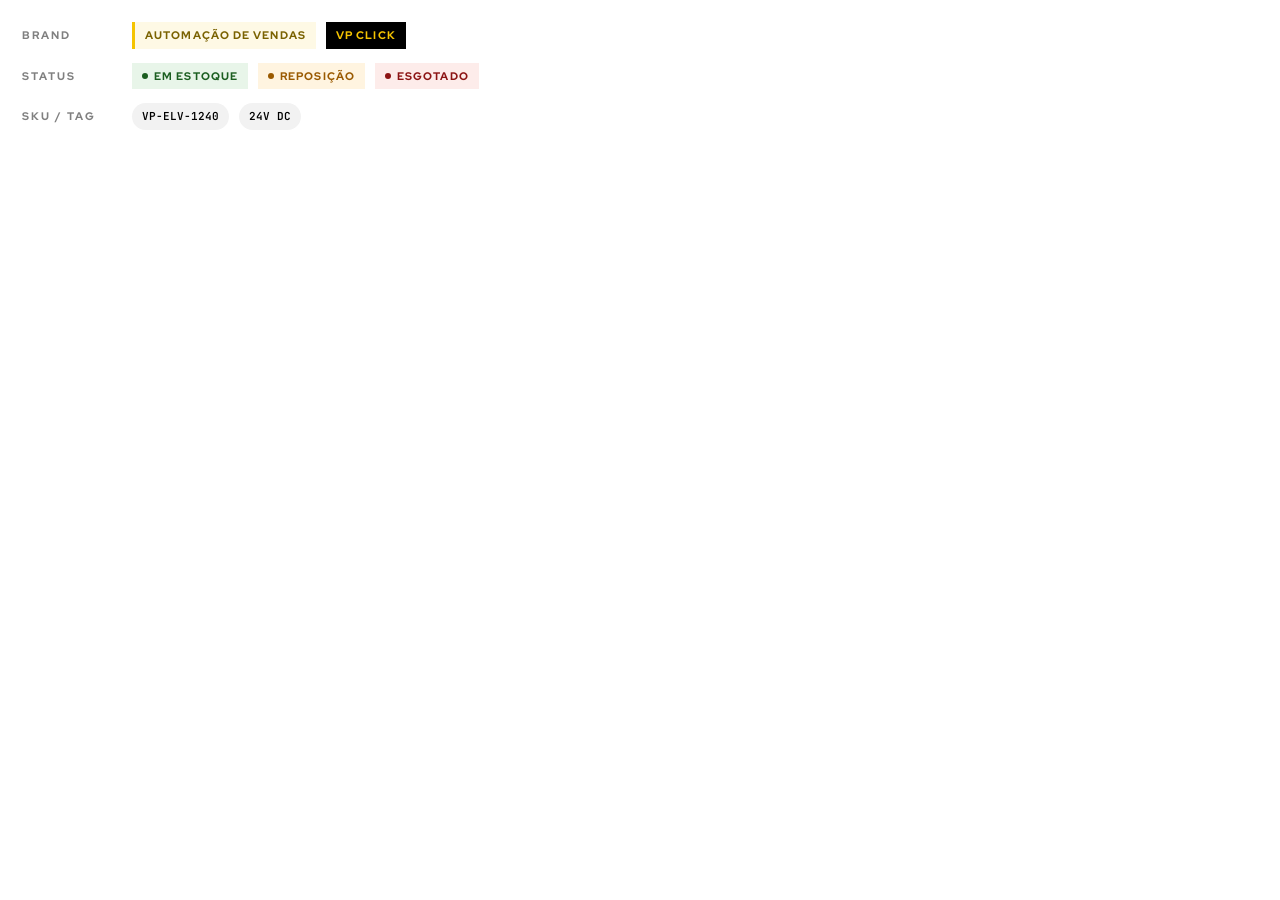
<file: preview/badges.html>
<!DOCTYPE html>
<html lang="pt-br"><head><meta charset="utf-8"><title>Badges</title>
<link rel="stylesheet" href="../colors_and_type.css">
<style>
  html,body{margin:0;background:#fff;font-family:var(--font-sans);color:var(--fg1)}
  .wrap{padding:22px;display:flex;flex-direction:column;gap:14px}
  .row{display:flex;gap:10px;flex-wrap:wrap;align-items:center}
  .lbl{font-size:11px;font-weight:800;letter-spacing:.18em;text-transform:uppercase;color:var(--fg3);min-width:100px}
  .badge{display:inline-flex;align-items:center;gap:6px;font-size:11px;font-weight:800;text-transform:uppercase;letter-spacing:.1em;padding:5px 10px}
  .b-yellow{background:rgba(245,196,0,.10);color:#7A6200;border-left:3px solid #F5C400}
  .b-solid{background:#000;color:#F5C400}
  .b-success{background:#E8F5E9;color:#1B5E20}
  .b-warn{background:#FFF4E0;color:#9A5A00}
  .b-danger{background:#FDECEA;color:#8C1414}
  .b-mono{background:#F2F2F2;color:#000;font-family:var(--font-mono);letter-spacing:0;font-weight:600}
  .pill{border-radius:999px}
  .dot{width:6px;height:6px;border-radius:50%;background:currentColor}
</style></head><body class="vp">
<div class="wrap">
  <div class="row"><span class="lbl">Brand</span>
    <span class="badge b-yellow">Automação de Vendas</span>
    <span class="badge b-solid">VP Click</span>
  </div>
  <div class="row"><span class="lbl">Status</span>
    <span class="badge b-success"><span class="dot"></span>Em estoque</span>
    <span class="badge b-warn"><span class="dot"></span>Reposição</span>
    <span class="badge b-danger"><span class="dot"></span>Esgotado</span>
  </div>
  <div class="row"><span class="lbl">SKU / Tag</span>
    <span class="badge b-mono pill">VP-ELV-1240</span>
    <span class="badge b-mono pill">24V DC</span>
  </div>
</div>
</body></html>
</file>
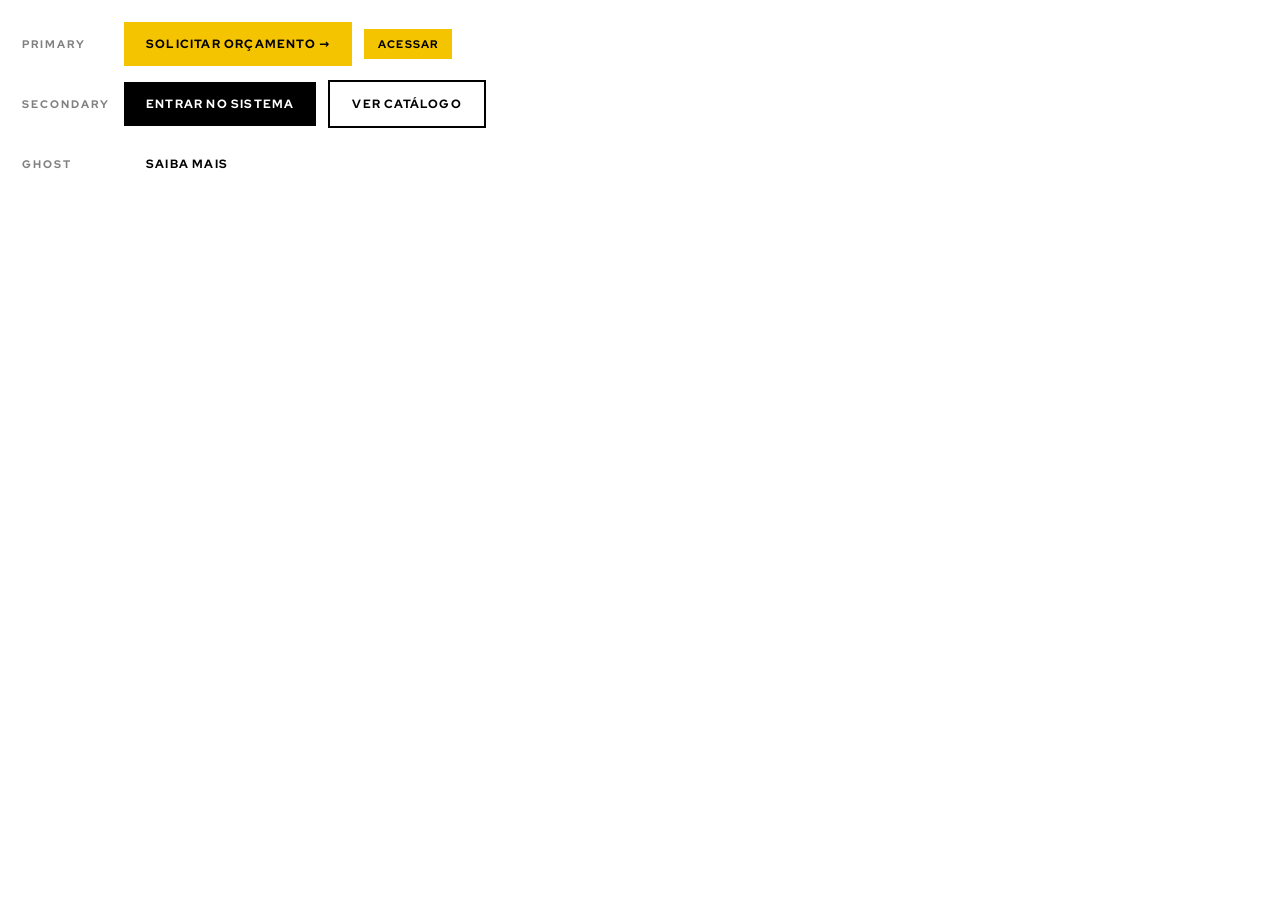
<file: preview/buttons.html>
<!DOCTYPE html>
<html lang="pt-br"><head><meta charset="utf-8"><title>Buttons</title>
<link rel="stylesheet" href="../colors_and_type.css">
<style>
  html,body{margin:0;background:#fff;font-family:var(--font-sans);color:var(--fg1)}
  .wrap{padding:22px;display:flex;flex-direction:column;gap:14px}
  .row{display:flex;gap:12px;align-items:center;flex-wrap:wrap}
  .btn{display:inline-flex;align-items:center;gap:8px;padding:14px 22px;font-weight:800;text-transform:uppercase;letter-spacing:.1em;font-size:12px;border:none;cursor:pointer;border-radius:0;transition:all .2s var(--ease-out);font-family:var(--font-sans)}
  .btn-primary{background:#F5C400;color:#000}
  .btn-primary:hover{background:#FFD400;box-shadow:var(--shadow-yellow)}
  .btn-secondary{background:#000;color:#fff}
  .btn-outline{background:transparent;color:#000;border:2px solid #000}
  .btn-outline:hover{background:#F5C400;border-color:#F5C400}
  .btn-ghost{background:transparent;color:#000}
  .btn-ghost:hover{color:#C99E00}
  .btn-sm{padding:8px 14px;font-size:11px}
  .lbl{font-size:11px;font-weight:800;letter-spacing:.18em;text-transform:uppercase;color:var(--fg3);min-width:90px}
</style></head><body class="vp">
<div class="wrap">
  <div class="row"><span class="lbl">Primary</span><button class="btn btn-primary">Solicitar Orçamento →</button><button class="btn btn-primary btn-sm">Acessar</button></div>
  <div class="row"><span class="lbl">Secondary</span><button class="btn btn-secondary">Entrar no Sistema</button><button class="btn btn-outline">Ver Catálogo</button></div>
  <div class="row"><span class="lbl">Ghost</span><button class="btn btn-ghost">Saiba mais</button></div>
</div>
</body></html>
</file>
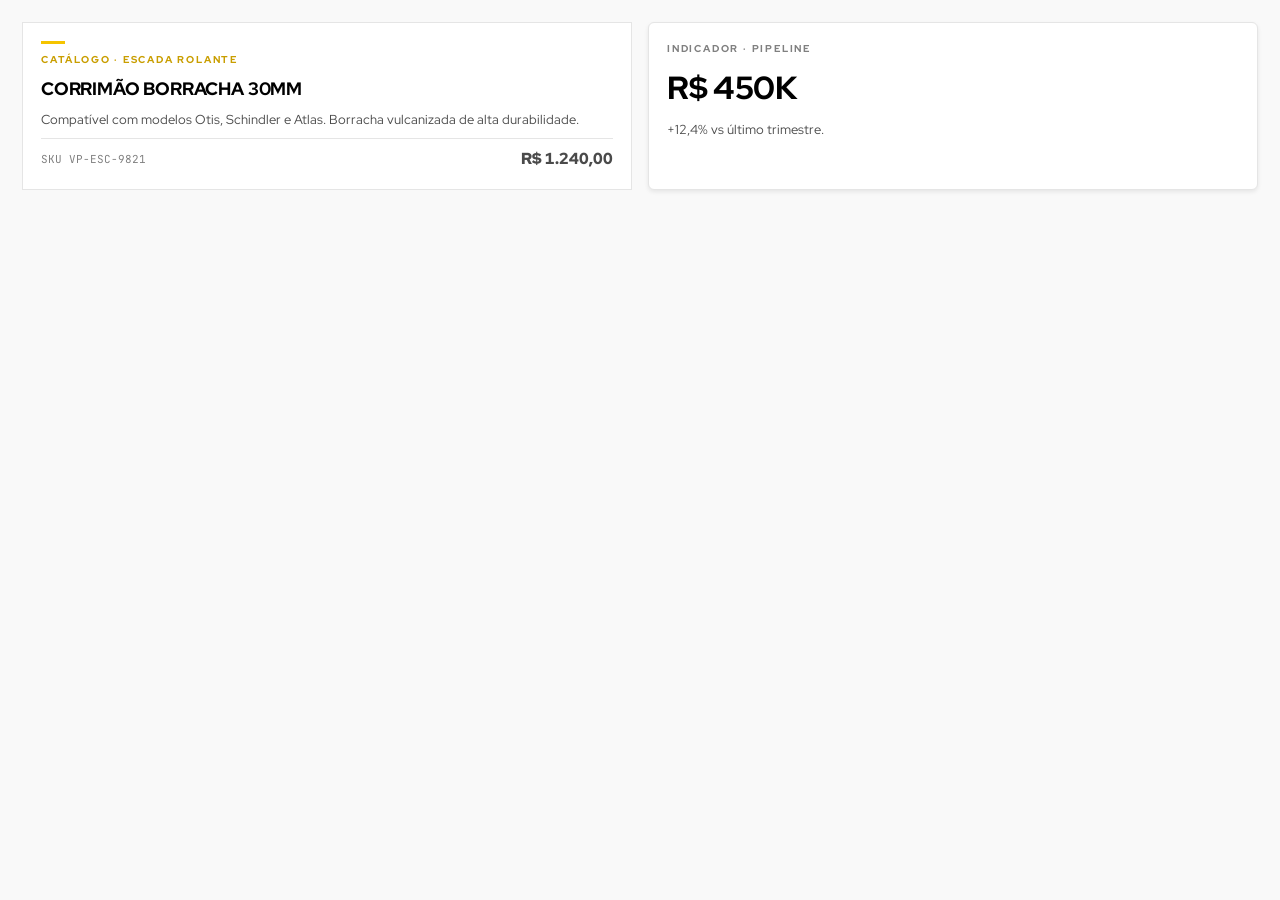
<file: preview/cards.html>
<!DOCTYPE html>
<html lang="pt-br"><head><meta charset="utf-8"><title>Cards</title>
<link rel="stylesheet" href="../colors_and_type.css">
<style>
  html,body{margin:0;background:var(--vp-gray-50);font-family:var(--font-sans);color:var(--fg1)}
  .wrap{padding:22px;display:grid;grid-template-columns:1fr 1fr;gap:16px;align-items:stretch}
  .card{background:#fff;border:1px solid var(--border);padding:18px;display:flex;flex-direction:column;gap:8px;transition:all .2s var(--ease-out)}
  .card.sharp{border-radius:0}
  .card.soft{border-radius:6px;box-shadow:var(--shadow-sm)}
  .card.sharp:hover{border-color:#F5C400;transform:translateY(-3px)}
  .eye{font-size:10px;font-weight:800;text-transform:uppercase;letter-spacing:.18em;color:var(--accent-press)}
  .h{font-family:var(--font-display);font-weight:800;font-size:18px;text-transform:uppercase;letter-spacing:-.01em;color:#000}
  .p{font-size:13px;line-height:1.55;color:var(--fg2)}
  .meta{display:flex;justify-content:space-between;align-items:center;margin-top:auto;padding-top:8px;border-top:1px solid var(--border)}
  .sku{font-family:var(--font-mono);font-size:11px;color:var(--fg3)}
  .price{font-weight:900;font-size:16px;font-variant-numeric:tabular-nums}
  .stripe{width:24px;height:3px;background:#F5C400}
</style></head><body class="vp">
<div class="wrap">
  <div class="card sharp">
    <span class="stripe"></span>
    <span class="eye">Catálogo · Escada rolante</span>
    <div class="h">Corrimão Borracha 30mm</div>
    <div class="p">Compatível com modelos Otis, Schindler e Atlas. Borracha vulcanizada de alta durabilidade.</div>
    <div class="meta"><span class="sku">SKU VP-ESC-9821</span><span class="price">R$ 1.240,00</span></div>
  </div>
  <div class="card soft">
    <span class="eye" style="color:var(--fg3)">Indicador · pipeline</span>
    <div class="h" style="font-size:32px">R$ 450k</div>
    <div class="p">+12,4% vs último trimestre.</div>
  </div>
</div>
</body></html>
</file>
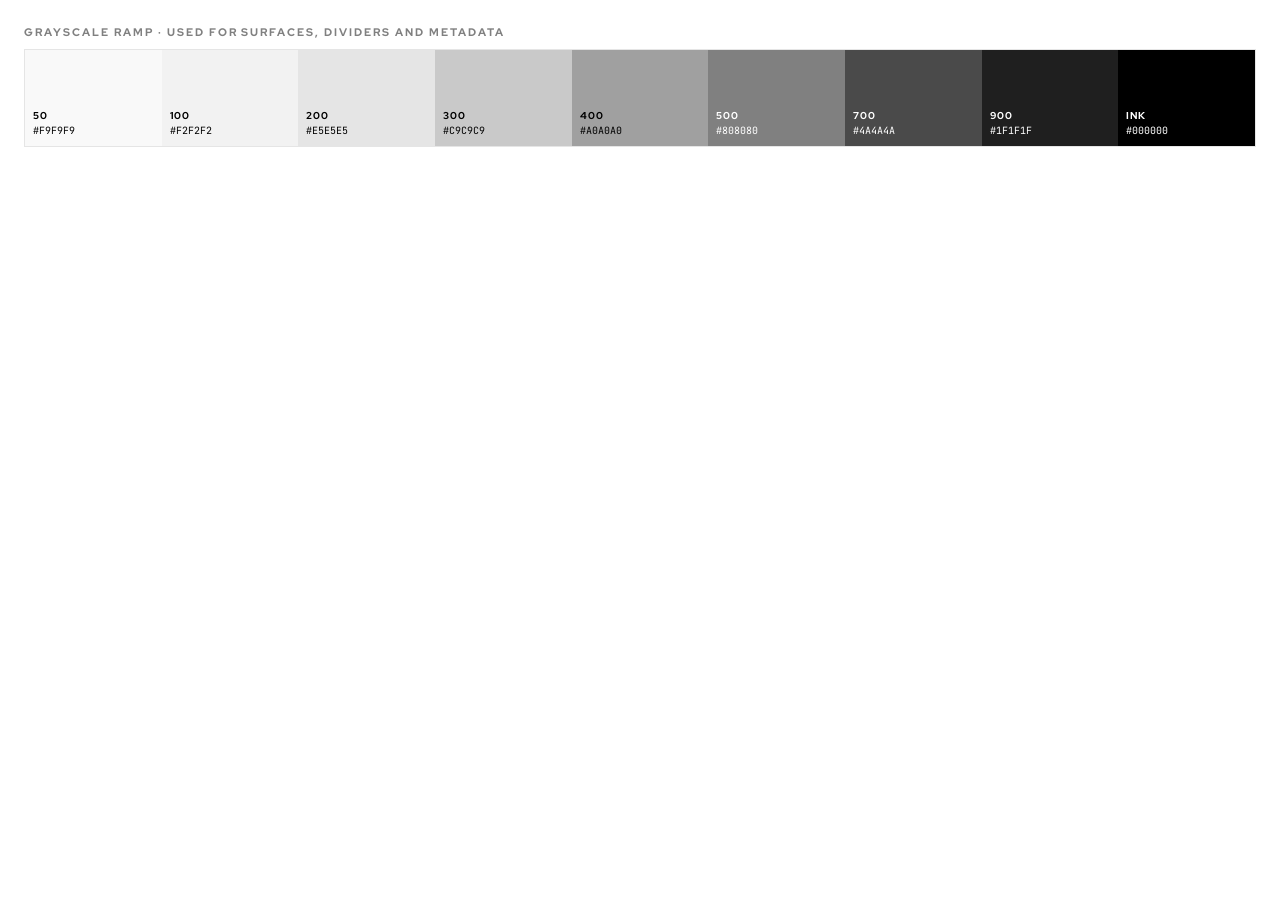
<file: preview/colors-neutrals.html>
<!DOCTYPE html>
<html lang="pt-br"><head><meta charset="utf-8"><title>Colors — Neutrals</title>
<link rel="stylesheet" href="../colors_and_type.css">
<style>
  html,body{margin:0;background:#fff;font-family:var(--font-sans);color:var(--fg1)}
  .wrap{padding:24px}
  .row{display:grid;grid-template-columns:repeat(9,1fr);border:1px solid var(--border)}
  .cell{height:80px;display:flex;flex-direction:column;justify-content:flex-end;padding:8px;font-size:10px;font-family:var(--font-mono)}
  .cell .n{font-family:var(--font-sans);font-weight:800;letter-spacing:.1em;text-transform:uppercase;font-size:10px}
  .lbl{margin-top:14px;font-size:11px;font-weight:800;letter-spacing:.18em;text-transform:uppercase;color:var(--fg3)}
</style></head><body class="vp">
<div class="wrap">
  <div class="lbl" style="margin-top:0;margin-bottom:8px">Grayscale ramp · used for surfaces, dividers and metadata</div>
  <div class="row">
    <div class="cell" style="background:#F9F9F9;color:#000"><span class="n">50</span><span>#F9F9F9</span></div>
    <div class="cell" style="background:#F2F2F2;color:#000"><span class="n">100</span><span>#F2F2F2</span></div>
    <div class="cell" style="background:#E5E5E5;color:#000"><span class="n">200</span><span>#E5E5E5</span></div>
    <div class="cell" style="background:#C9C9C9;color:#000"><span class="n">300</span><span>#C9C9C9</span></div>
    <div class="cell" style="background:#A0A0A0;color:#000"><span class="n">400</span><span>#A0A0A0</span></div>
    <div class="cell" style="background:#808080;color:#fff"><span class="n">500</span><span>#808080</span></div>
    <div class="cell" style="background:#4A4A4A;color:#fff"><span class="n">700</span><span>#4A4A4A</span></div>
    <div class="cell" style="background:#1F1F1F;color:#fff"><span class="n">900</span><span>#1F1F1F</span></div>
    <div class="cell" style="background:#000;color:#fff"><span class="n">Ink</span><span>#000000</span></div>
  </div>
</div>
</body></html>
</file>
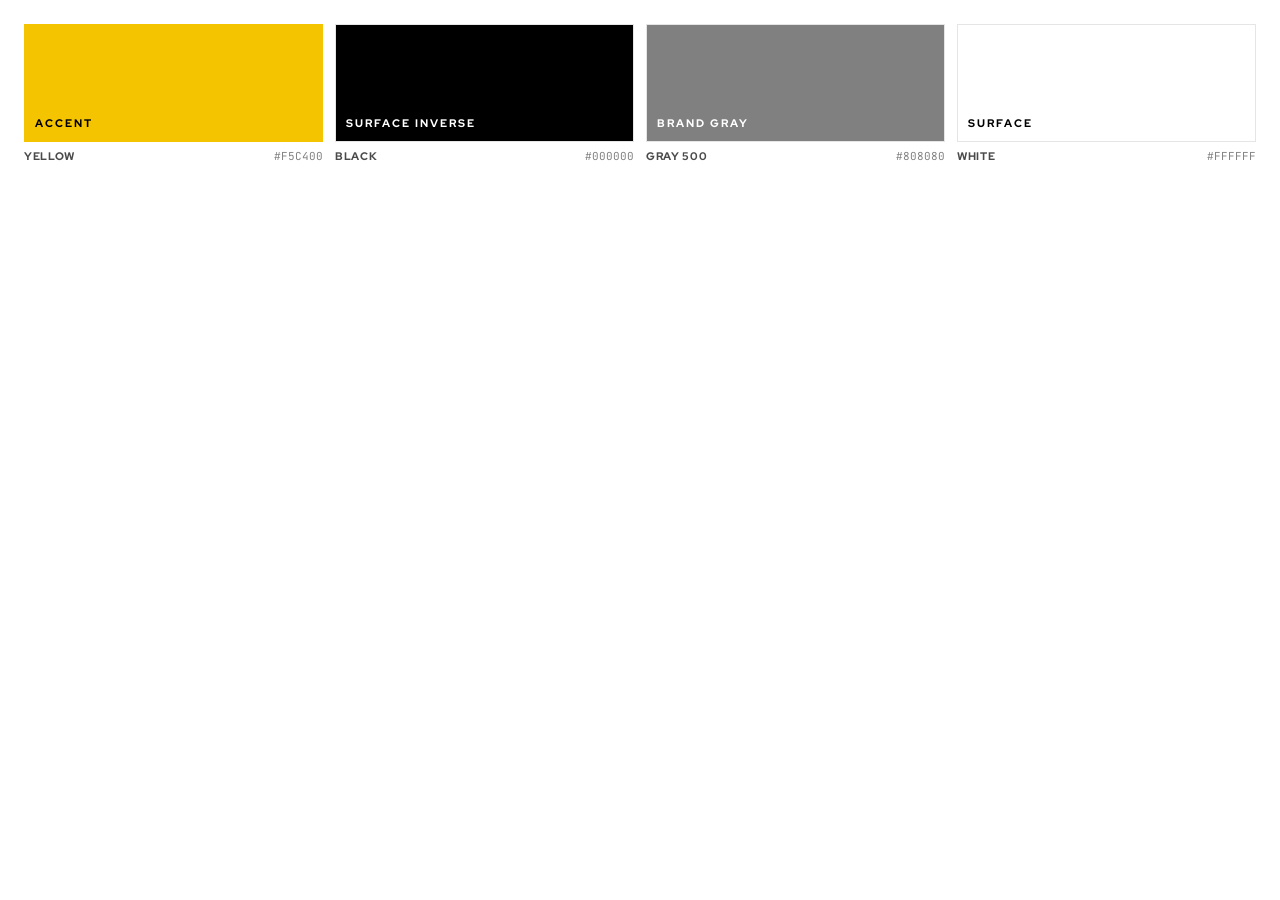
<file: preview/colors-primary.html>
<!DOCTYPE html>
<html lang="pt-br"><head><meta charset="utf-8"><title>Colors — Primary</title>
<link rel="stylesheet" href="../colors_and_type.css">
<style>
  html,body{margin:0;background:#fff;font-family:var(--font-sans);color:var(--fg1)}
  .wrap{padding:24px;display:grid;grid-template-columns:repeat(4,1fr);gap:12px}
  .sw{display:flex;flex-direction:column;gap:6px}
  .chip{height:96px;border:1px solid var(--border);position:relative;display:flex;align-items:flex-end;padding:10px}
  .chip .role{font-size:11px;font-weight:800;text-transform:uppercase;letter-spacing:.18em;color:var(--fg-on-dark)}
  .chip.lt .role{color:var(--fg1)}
  .meta{display:flex;justify-content:space-between;font-size:11px}
  .name{font-weight:800;letter-spacing:.06em;text-transform:uppercase}
  .hex{font-family:var(--font-mono);color:var(--fg3)}
</style></head><body class="vp">
<div class="wrap">
  <div class="sw"><div class="chip" style="background:#F5C400;border-color:#F5C400" ><span class="role" style="color:#000">accent</span></div><div class="meta"><span class="name">Yellow</span><span class="hex">#F5C400</span></div></div>
  <div class="sw"><div class="chip" style="background:#000"><span class="role">surface inverse</span></div><div class="meta"><span class="name">Black</span><span class="hex">#000000</span></div></div>
  <div class="sw"><div class="chip" style="background:#808080"><span class="role">brand gray</span></div><div class="meta"><span class="name">Gray 500</span><span class="hex">#808080</span></div></div>
  <div class="sw"><div class="chip lt" style="background:#FFFFFF;border-color:#E5E5E5"><span class="role">surface</span></div><div class="meta"><span class="name">White</span><span class="hex">#FFFFFF</span></div></div>
</div>
</body></html>
</file>
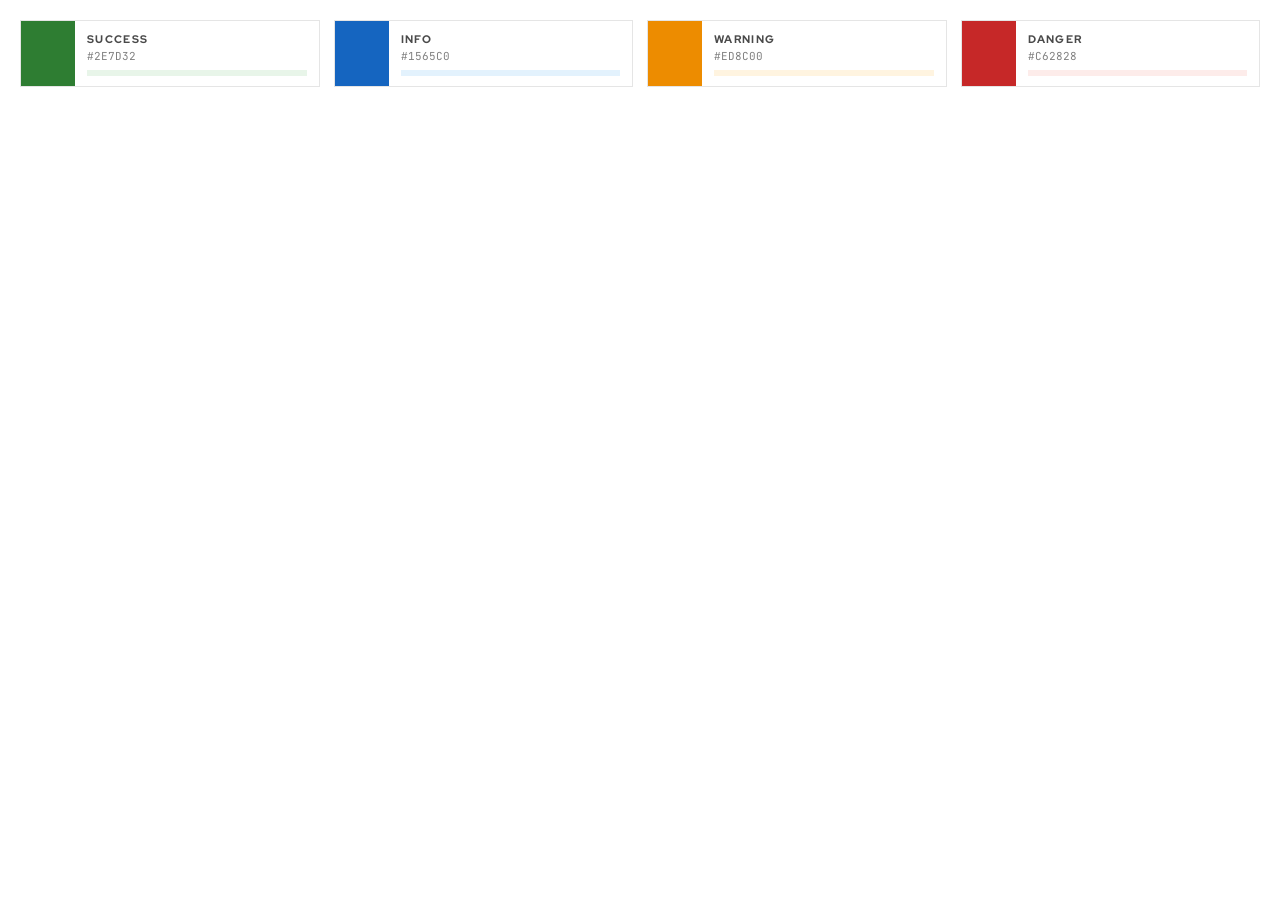
<file: preview/colors-status.html>
<!DOCTYPE html>
<html lang="pt-br"><head><meta charset="utf-8"><title>Colors — Status</title>
<link rel="stylesheet" href="../colors_and_type.css">
<style>
  html,body{margin:0;background:#fff;font-family:var(--font-sans);color:var(--fg1)}
  .wrap{padding:20px;display:grid;grid-template-columns:repeat(4,1fr);gap:14px}
  .row{display:flex;align-items:stretch;border:1px solid var(--border)}
  .row .solid{width:54px}
  .row .info{flex:1;padding:10px 12px;display:flex;flex-direction:column;justify-content:space-between}
  .name{font-weight:800;letter-spacing:.12em;text-transform:uppercase;font-size:11px}
  .hex{font-family:var(--font-mono);font-size:11px;color:var(--fg3)}
  .tint{height:6px;margin-top:6px}
</style></head><body class="vp">
<div class="wrap">
  <div class="row"><div class="solid" style="background:#2E7D32"></div><div class="info"><span class="name">Success</span><span class="hex">#2E7D32</span><div class="tint" style="background:#E8F5E9"></div></div></div>
  <div class="row"><div class="solid" style="background:#1565C0"></div><div class="info"><span class="name">Info</span><span class="hex">#1565C0</span><div class="tint" style="background:#E3F2FD"></div></div></div>
  <div class="row"><div class="solid" style="background:#ED8C00"></div><div class="info"><span class="name">Warning</span><span class="hex">#ED8C00</span><div class="tint" style="background:#FFF4E0"></div></div></div>
  <div class="row"><div class="solid" style="background:#C62828"></div><div class="info"><span class="name">Danger</span><span class="hex">#C62828</span><div class="tint" style="background:#FDECEA"></div></div></div>
</div>
</body></html>
</file>
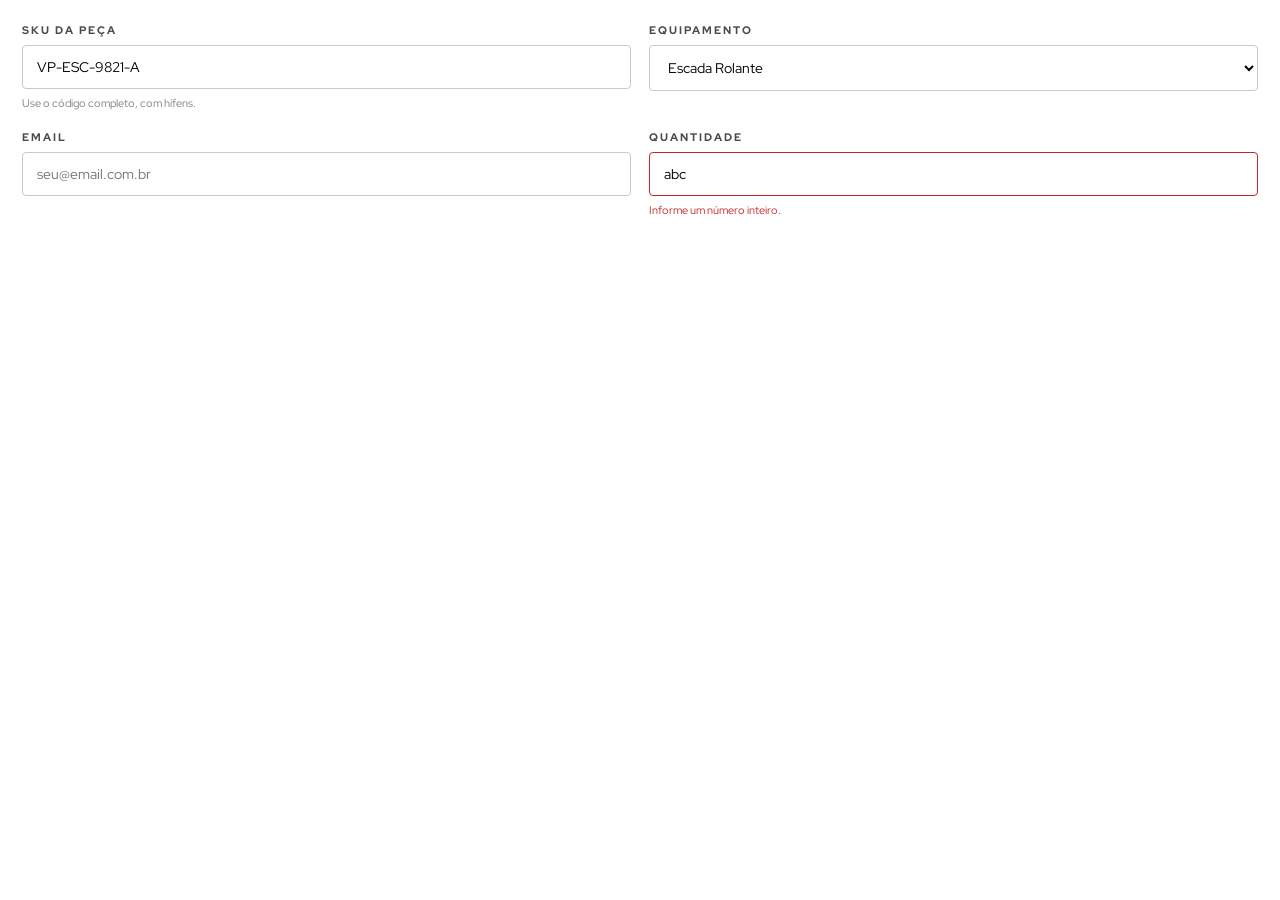
<file: preview/inputs.html>
<!DOCTYPE html>
<html lang="pt-br"><head><meta charset="utf-8"><title>Inputs</title>
<link rel="stylesheet" href="../colors_and_type.css">
<style>
  html,body{margin:0;background:#fff;font-family:var(--font-sans);color:var(--fg1)}
  .wrap{padding:22px;display:grid;grid-template-columns:1fr 1fr;gap:18px}
  .field{display:flex;flex-direction:column;gap:6px}
  .lbl{font-size:11px;font-weight:800;text-transform:uppercase;letter-spacing:.18em;color:var(--fg2)}
  input,select{font-family:var(--font-sans);font-size:14px;padding:12px 14px;border:1px solid var(--border-strong);background:#fff;border-radius:4px;outline:none}
  input:focus{border-color:#F5C400;box-shadow:0 0 0 3px rgba(245,196,0,.25)}
  .help{font-size:11px;color:var(--fg3)}
  .err input{border-color:#C62828}
  .err .help{color:#C62828}
</style></head><body class="vp">
<div class="wrap">
  <div class="field"><span class="lbl">SKU da peça</span><input value="VP-ESC-9821-A" /><span class="help">Use o código completo, com hífens.</span></div>
  <div class="field"><span class="lbl">Equipamento</span><select><option>Escada Rolante</option><option>Elevador</option><option>Esteira</option></select></div>
  <div class="field"><span class="lbl">Email</span><input placeholder="seu@email.com.br" /></div>
  <div class="field err"><span class="lbl">Quantidade</span><input value="abc" /><span class="help">Informe um número inteiro.</span></div>
</div>
</body></html>
</file>
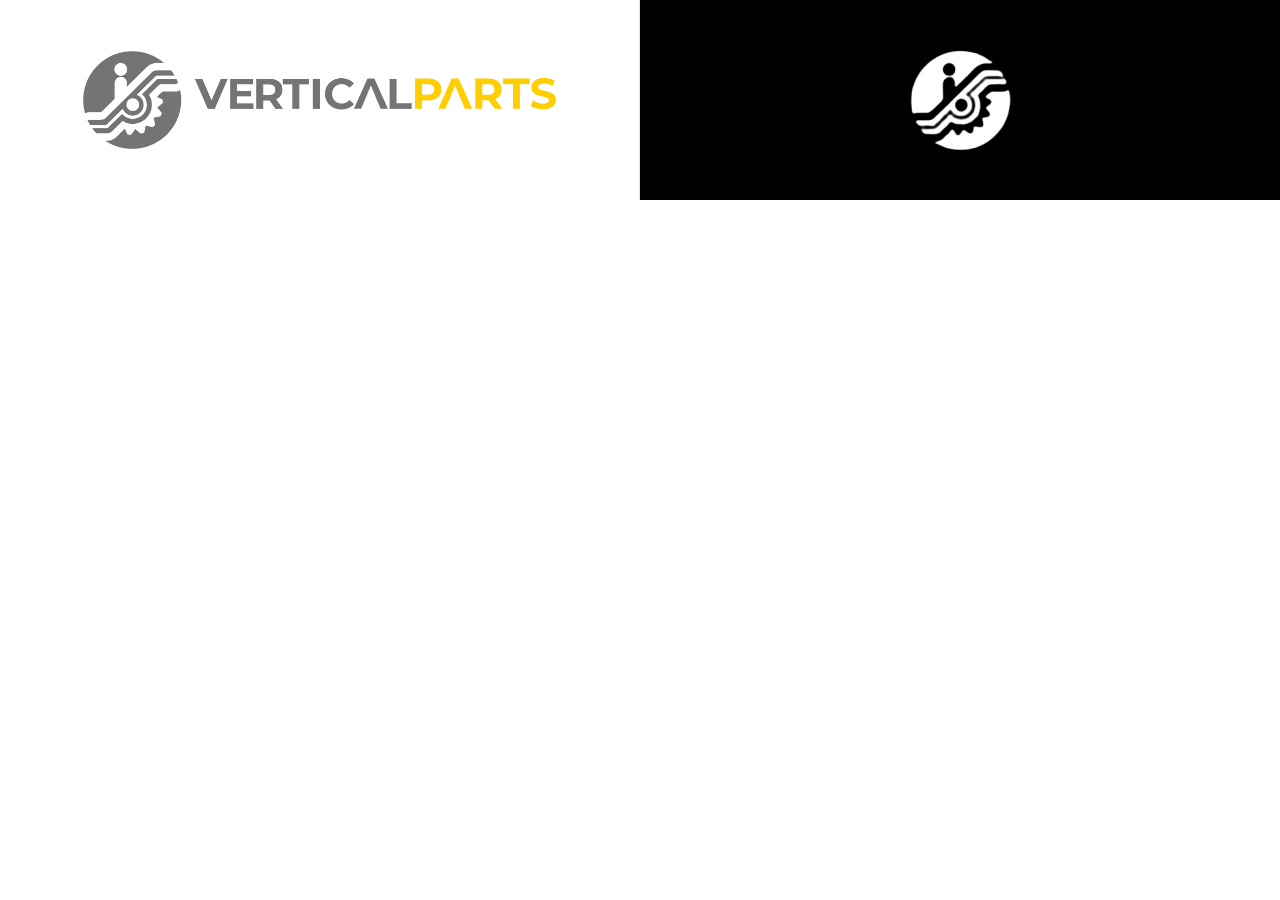
<file: preview/logo-lockup.html>
<!DOCTYPE html>
<html lang="pt-br"><head><meta charset="utf-8"><title>Logo Lockup</title>
<link rel="stylesheet" href="../colors_and_type.css">
<style>
  html,body{margin:0;font-family:var(--font-sans)}
  .wrap{display:grid;grid-template-columns:1fr 1fr;min-height:200px}
  .light{background:#fff;display:flex;align-items:center;justify-content:center;padding:24px;border-right:1px solid var(--border)}
  .dark{background:#000;display:flex;align-items:center;justify-content:center;padding:24px}
  .light img,.dark img{max-width:80%;max-height:140px}
</style></head><body class="vp">
<div class="wrap">
  <div class="light"><img src="../assets/logo-verticalparts-color.png" alt="Vertical Parts color logo"/></div>
  <div class="dark"><img src="../assets/logo-verticalparts-white.png" alt="Vertical Parts white logo"/></div>
</div>
</body></html>
</file>
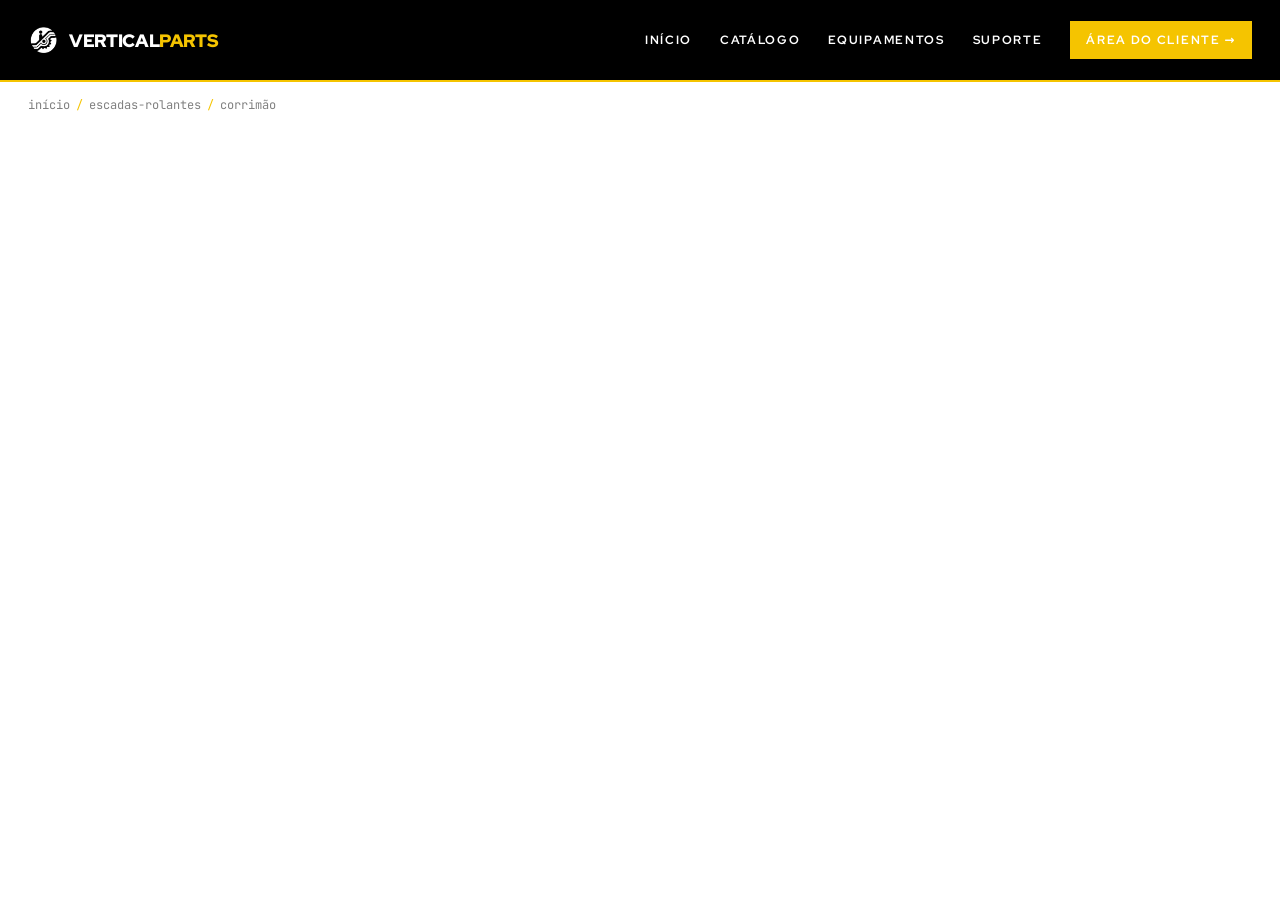
<file: preview/nav.html>
<!DOCTYPE html>
<html lang="pt-br"><head><meta charset="utf-8"><title>Nav</title>
<link rel="stylesheet" href="../colors_and_type.css">
<style>
  html,body{margin:0;background:#fff;font-family:var(--font-sans);color:var(--fg1)}
  .nav{height:80px;background:#000;color:#fff;display:flex;align-items:center;padding:0 28px;border-bottom:2px solid #F5C400;justify-content:space-between}
  .brand{display:flex;align-items:center;gap:10px}
  .brand img{height:30px}
  .links{display:flex;gap:28px;align-items:center}
  .links a{color:#fff;text-decoration:none;font-size:12px;font-weight:700;text-transform:uppercase;letter-spacing:.14em}
  .links a:hover{color:#F5C400}
  .cta{background:#F5C400;color:#000;padding:10px 16px;font-weight:800;font-size:11px;text-transform:uppercase;letter-spacing:.14em;text-decoration:none}
  .sub{padding:14px 28px;color:var(--fg3);font-size:12px;display:flex;gap:6px;font-family:var(--font-mono)}
  .crumb-sep{color:#F5C400}
</style></head><body class="vp">
<div class="nav">
  <div class="brand"><img src="../assets/logo-verticalparts-white.png" onerror="this.style.display='none'"/><span class="vp-wordmark" style="font-size:18px"><span style="color:#fff">VERTICAL</span><span class="vp-parts">PARTS</span></span></div>
  <div class="links"><a>Início</a><a>Catálogo</a><a>Equipamentos</a><a>Suporte</a><a class="cta">Área do Cliente →</a></div>
</div>
<div class="sub">início <span class="crumb-sep">/</span> escadas-rolantes <span class="crumb-sep">/</span> corrimão</div>
</body></html>
</file>
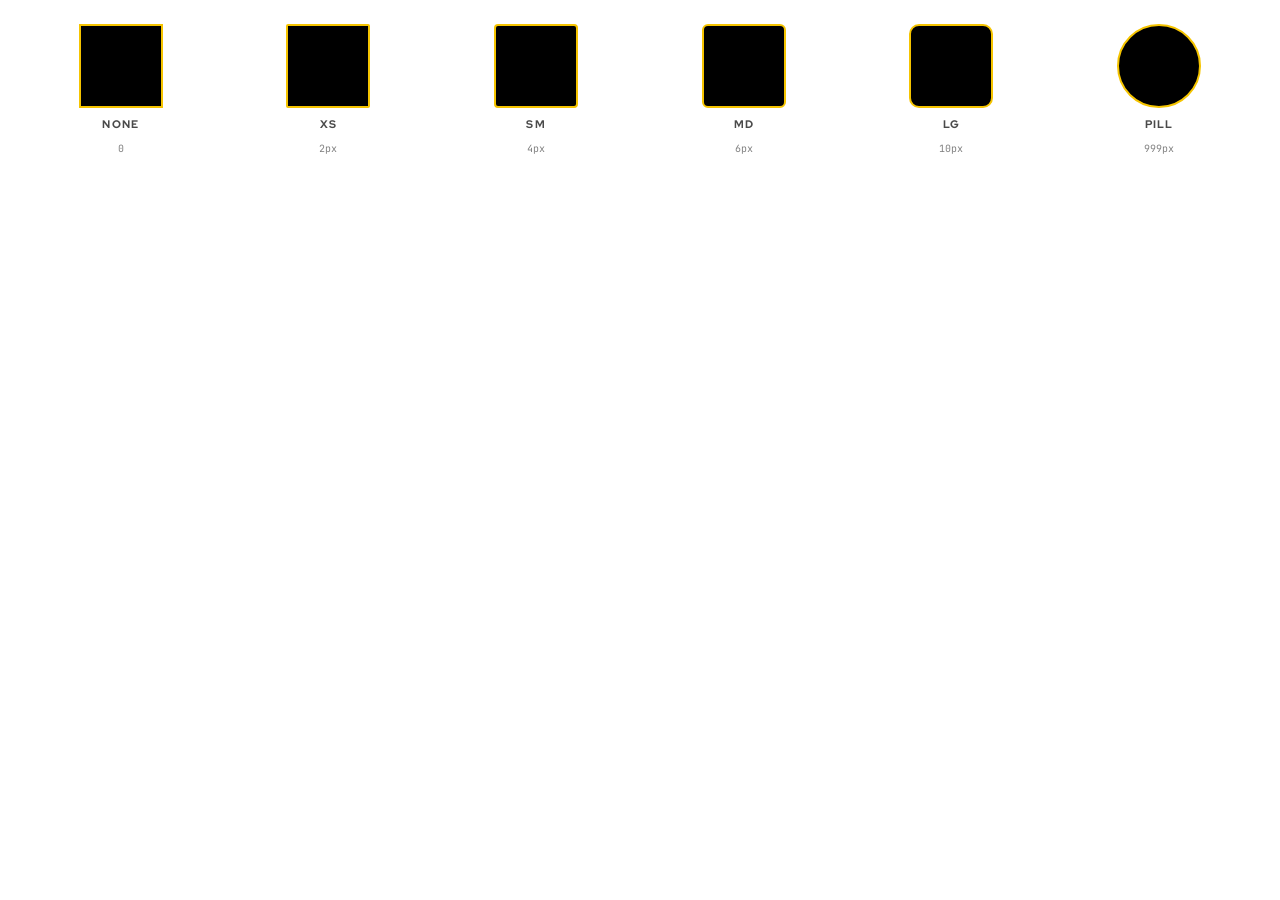
<file: preview/radii.html>
<!DOCTYPE html>
<html lang="pt-br"><head><meta charset="utf-8"><title>Radii</title>
<link rel="stylesheet" href="../colors_and_type.css">
<style>
  html,body{margin:0;background:#fff;font-family:var(--font-sans);color:var(--fg1)}
  .wrap{padding:24px;display:grid;grid-template-columns:repeat(6,1fr);gap:14px}
  .item{display:flex;flex-direction:column;align-items:center;gap:8px}
  .box{width:80px;height:80px;background:var(--vp-black);border:2px solid var(--vp-yellow)}
  .lbl{font-size:11px;font-weight:800;letter-spacing:.12em;text-transform:uppercase}
  .v{font-family:var(--font-mono);font-size:10px;color:var(--fg3)}
</style></head><body class="vp">
<div class="wrap">
  <div class="item"><div class="box" style="border-radius:0"></div><div class="lbl">none</div><div class="v">0</div></div>
  <div class="item"><div class="box" style="border-radius:2px"></div><div class="lbl">xs</div><div class="v">2px</div></div>
  <div class="item"><div class="box" style="border-radius:4px"></div><div class="lbl">sm</div><div class="v">4px</div></div>
  <div class="item"><div class="box" style="border-radius:6px"></div><div class="lbl">md</div><div class="v">6px</div></div>
  <div class="item"><div class="box" style="border-radius:10px"></div><div class="lbl">lg</div><div class="v">10px</div></div>
  <div class="item"><div class="box" style="border-radius:999px"></div><div class="lbl">pill</div><div class="v">999px</div></div>
</div>
</body></html>
</file>
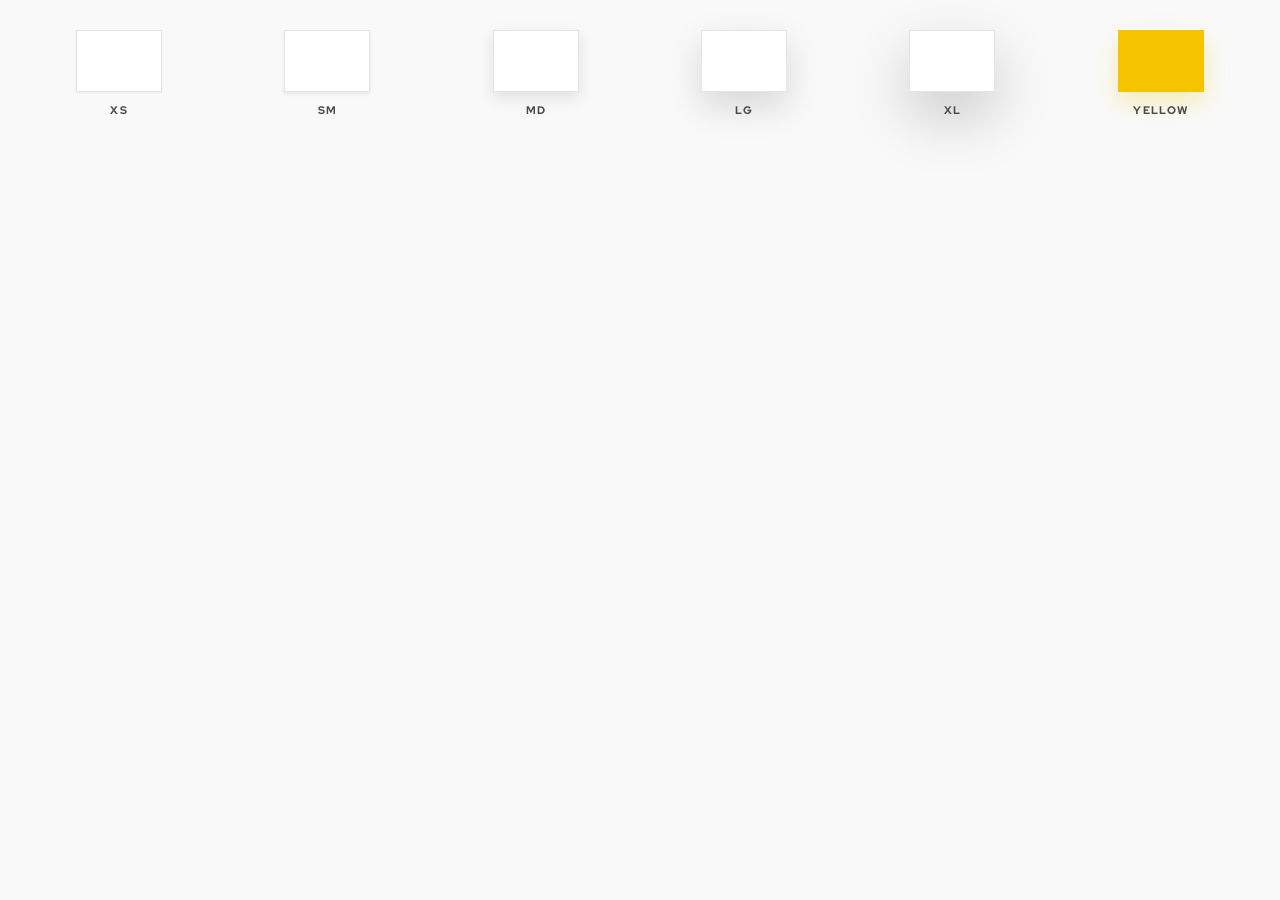
<file: preview/shadows.html>
<!DOCTYPE html>
<html lang="pt-br"><head><meta charset="utf-8"><title>Shadows</title>
<link rel="stylesheet" href="../colors_and_type.css">
<style>
  html,body{margin:0;background:var(--vp-gray-50);font-family:var(--font-sans);color:var(--fg1)}
  .wrap{padding:30px 24px;display:grid;grid-template-columns:repeat(6,1fr);gap:18px}
  .item{display:flex;flex-direction:column;align-items:center;gap:10px}
  .box{width:84px;height:60px;background:#fff;border:1px solid var(--border)}
  .lbl{font-size:11px;font-weight:800;letter-spacing:.12em;text-transform:uppercase;color:var(--fg2)}
</style></head><body class="vp">
<div class="wrap">
  <div class="item"><div class="box" style="box-shadow:var(--shadow-xs)"></div><div class="lbl">xs</div></div>
  <div class="item"><div class="box" style="box-shadow:var(--shadow-sm)"></div><div class="lbl">sm</div></div>
  <div class="item"><div class="box" style="box-shadow:var(--shadow-md)"></div><div class="lbl">md</div></div>
  <div class="item"><div class="box" style="box-shadow:var(--shadow-lg)"></div><div class="lbl">lg</div></div>
  <div class="item"><div class="box" style="box-shadow:var(--shadow-xl)"></div><div class="lbl">xl</div></div>
  <div class="item"><div class="box" style="background:#F5C400;box-shadow:var(--shadow-yellow);border-color:#F5C400"></div><div class="lbl">yellow</div></div>
</div>
</body></html>
</file>
<file: colors_and_type.css>
/* =============================================================
   VERTICAL PARTS — Colors & Type Tokens
   Industrial / technical / modern. Bold + clean typography.
   ============================================================= */

@import url('https://fonts.googleapis.com/css2?family=Red+Hat+Display:wght@300;400;600;700;800;900&family=JetBrains+Mono:wght@400;500;700&display=swap');

:root {
  /* ---------- Brand palette (raw) ---------- */
  --vp-yellow: #F5C400;        /* Primary accent — "PARTS" */
  --vp-yellow-bright: #FFD400; /* Hover / highlight */
  --vp-yellow-deep: #C99E00;   /* Pressed / dark state */
  --vp-black: #000000;
  --vp-ink: #0A0A0A;           /* Near-black surfaces */
  --vp-graphite: #1A1A1A;      /* Cards on dark */
  --vp-steel: #2A2A2A;         /* Borders on dark */
  --vp-gray-900: #1F1F1F;
  --vp-gray-700: #4A4A4A;
  --vp-gray-500: #808080;      /* Brand gray — "VERTICAL" */
  --vp-gray-400: #A0A0A0;
  --vp-gray-300: #C9C9C9;
  --vp-gray-200: #E5E5E5;
  --vp-gray-100: #F2F2F2;
  --vp-gray-50:  #F9F9F9;
  --vp-white: #FFFFFF;

  /* Status (used sparingly — industrial dashboards need them) */
  --vp-success: #2E7D32;
  --vp-success-tint: #E8F5E9;
  --vp-info: #1565C0;
  --vp-info-tint: #E3F2FD;
  --vp-warning: #ED8C00;
  --vp-warning-tint: #FFF4E0;
  --vp-danger: #C62828;
  --vp-danger-tint: #FDECEA;

  /* ---------- Semantic surfaces ---------- */
  --bg:           var(--vp-white);
  --bg-subtle:    var(--vp-gray-50);
  --bg-muted:     var(--vp-gray-100);
  --bg-inverse:   var(--vp-black);
  --bg-inverse-2: var(--vp-graphite);

  /* Text */
  --fg1: var(--vp-black);          /* Headings, primary text */
  --fg2: var(--vp-gray-700);       /* Body */
  --fg3: var(--vp-gray-500);       /* Muted / metadata */
  --fg-on-yellow: var(--vp-black); /* Always black on yellow */
  --fg-on-dark:   var(--vp-white);
  --fg-on-dark-muted: var(--vp-gray-400);

  /* Borders / dividers */
  --border:        var(--vp-gray-200);
  --border-strong: var(--vp-gray-300);
  --border-dark:   var(--vp-steel);
  --divider-yellow: var(--vp-yellow);

  /* Accent */
  --accent:        var(--vp-yellow);
  --accent-hover:  var(--vp-yellow-bright);
  --accent-press:  var(--vp-yellow-deep);
  --accent-tint:   rgba(245, 196, 0, 0.10);

  /* ---------- Typography ---------- */
  --font-sans: 'Red Hat Display', 'Inter', system-ui, -apple-system, sans-serif;
  --font-mono: 'JetBrains Mono', ui-monospace, Menlo, monospace;
  --font-display: 'Red Hat Display', sans-serif;

  /* Type scale (industrial, slightly larger than typical web) */
  --text-xs:   12px;
  --text-sm:   14px;
  --text-base: 16px;
  --text-md:   18px;
  --text-lg:   20px;
  --text-xl:   24px;
  --text-2xl:  32px;
  --text-3xl:  44px;
  --text-4xl:  60px;
  --text-5xl:  80px;

  --leading-tight:  1.05;
  --leading-snug:   1.2;
  --leading-normal: 1.5;
  --leading-loose:  1.65;

  /* Weights — bold-heavy is intentional */
  --weight-light:    300;
  --weight-regular:  400;
  --weight-medium:   600;
  --weight-bold:     700;
  --weight-black:    800;
  --weight-ultra:    900;

  /* Letter spacing — industrial caps lean wide-tracked */
  --tracking-tight:  -0.02em;
  --tracking-normal: 0;
  --tracking-wide:   0.06em;
  --tracking-uber:   0.18em; /* small caps labels */

  /* ---------- Radii ---------- */
  /* Industrial = mostly square corners. Subtle rounding only. */
  --radius-none: 0;
  --radius-xs:   2px;
  --radius-sm:   4px;
  --radius-md:   6px;
  --radius-lg:   10px;
  --radius-pill: 999px;

  /* ---------- Spacing (4-pt grid) ---------- */
  --space-1: 4px;
  --space-2: 8px;
  --space-3: 12px;
  --space-4: 16px;
  --space-5: 20px;
  --space-6: 24px;
  --space-8: 32px;
  --space-10: 40px;
  --space-12: 48px;
  --space-16: 64px;
  --space-20: 80px;
  --space-24: 96px;

  /* ---------- Elevation ---------- */
  --shadow-xs: 0 1px 2px rgba(0, 0, 0, 0.06);
  --shadow-sm: 0 2px 4px rgba(0, 0, 0, 0.08);
  --shadow-md: 0 6px 16px rgba(0, 0, 0, 0.10);
  --shadow-lg: 0 14px 36px rgba(0, 0, 0, 0.14);
  --shadow-xl: 0 24px 60px rgba(0, 0, 0, 0.20);
  --shadow-yellow: 0 10px 24px rgba(245, 196, 0, 0.28);
  --shadow-on-dark: 0 20px 48px rgba(0, 0, 0, 0.55);

  /* ---------- Motion ---------- */
  --ease-out:   cubic-bezier(0.4, 0, 0.2, 1);
  --ease-snap:  cubic-bezier(0.2, 0.9, 0.3, 1);
  --dur-fast:   120ms;
  --dur-base:   200ms;
  --dur-slow:   320ms;

  /* ---------- Layout ---------- */
  --container-narrow: 960px;
  --container:        1200px;
  --container-wide:   1400px;
}

/* =============================================================
   Semantic typography — apply to elements directly
   ============================================================= */

.vp-base, body.vp {
  font-family: var(--font-sans);
  font-size: var(--text-base);
  color: var(--fg2);
  line-height: var(--leading-normal);
  -webkit-font-smoothing: antialiased;
  text-rendering: optimizeLegibility;
}

/* Display — used for hero numbers, section openers */
.vp-display {
  font-family: var(--font-display);
  font-weight: var(--weight-ultra);
  font-size: clamp(48px, 6.5vw, var(--text-5xl));
  line-height: var(--leading-tight);
  letter-spacing: var(--tracking-tight);
  text-transform: uppercase;
  color: var(--fg1);
}

.vp-h1 {
  font-family: var(--font-display);
  font-weight: var(--weight-ultra);
  font-size: var(--text-3xl);
  line-height: var(--leading-tight);
  letter-spacing: var(--tracking-tight);
  text-transform: uppercase;
  color: var(--fg1);
}

.vp-h2 {
  font-family: var(--font-display);
  font-weight: var(--weight-black);
  font-size: var(--text-2xl);
  line-height: var(--leading-snug);
  letter-spacing: var(--tracking-tight);
  text-transform: uppercase;
  color: var(--fg1);
}

.vp-h3 {
  font-family: var(--font-display);
  font-weight: var(--weight-bold);
  font-size: var(--text-xl);
  line-height: var(--leading-snug);
  color: var(--fg1);
}

.vp-h4 {
  font-family: var(--font-display);
  font-weight: var(--weight-bold);
  font-size: var(--text-lg);
  line-height: var(--leading-snug);
  color: var(--fg1);
}

.vp-body {
  font-size: var(--text-base);
  line-height: var(--leading-loose);
  color: var(--fg2);
}

.vp-body-lg {
  font-size: var(--text-md);
  line-height: var(--leading-loose);
  color: var(--fg2);
}

.vp-small {
  font-size: var(--text-sm);
  line-height: var(--leading-normal);
  color: var(--fg3);
}

/* Eyebrow — small, ALL CAPS, wide-tracked. Industrial signature. */
.vp-eyebrow {
  font-size: var(--text-xs);
  font-weight: var(--weight-black);
  text-transform: uppercase;
  letter-spacing: var(--tracking-uber);
  color: var(--vp-gray-700);
}
.vp-eyebrow--accent { color: var(--accent-press); }

.vp-mono {
  font-family: var(--font-mono);
  font-size: var(--text-sm);
  font-feature-settings: "tnum";
}

/* Numeric / code — used for part numbers, SKUs, technical data */
.vp-tabular {
  font-variant-numeric: tabular-nums;
  font-feature-settings: "tnum";
}

/* Yellow accent stripe — used as section dividers */
.vp-stripe {
  height: 4px;
  background: var(--accent);
  width: 48px;
  display: block;
}

/* Two-tone wordmark text style (matches logo treatment) */
.vp-wordmark {
  font-family: var(--font-display);
  font-weight: var(--weight-ultra);
  text-transform: uppercase;
  letter-spacing: var(--tracking-tight);
}
.vp-wordmark .vp-vertical { color: var(--vp-gray-500); }
.vp-wordmark .vp-parts    { color: var(--vp-yellow); }
</file>
